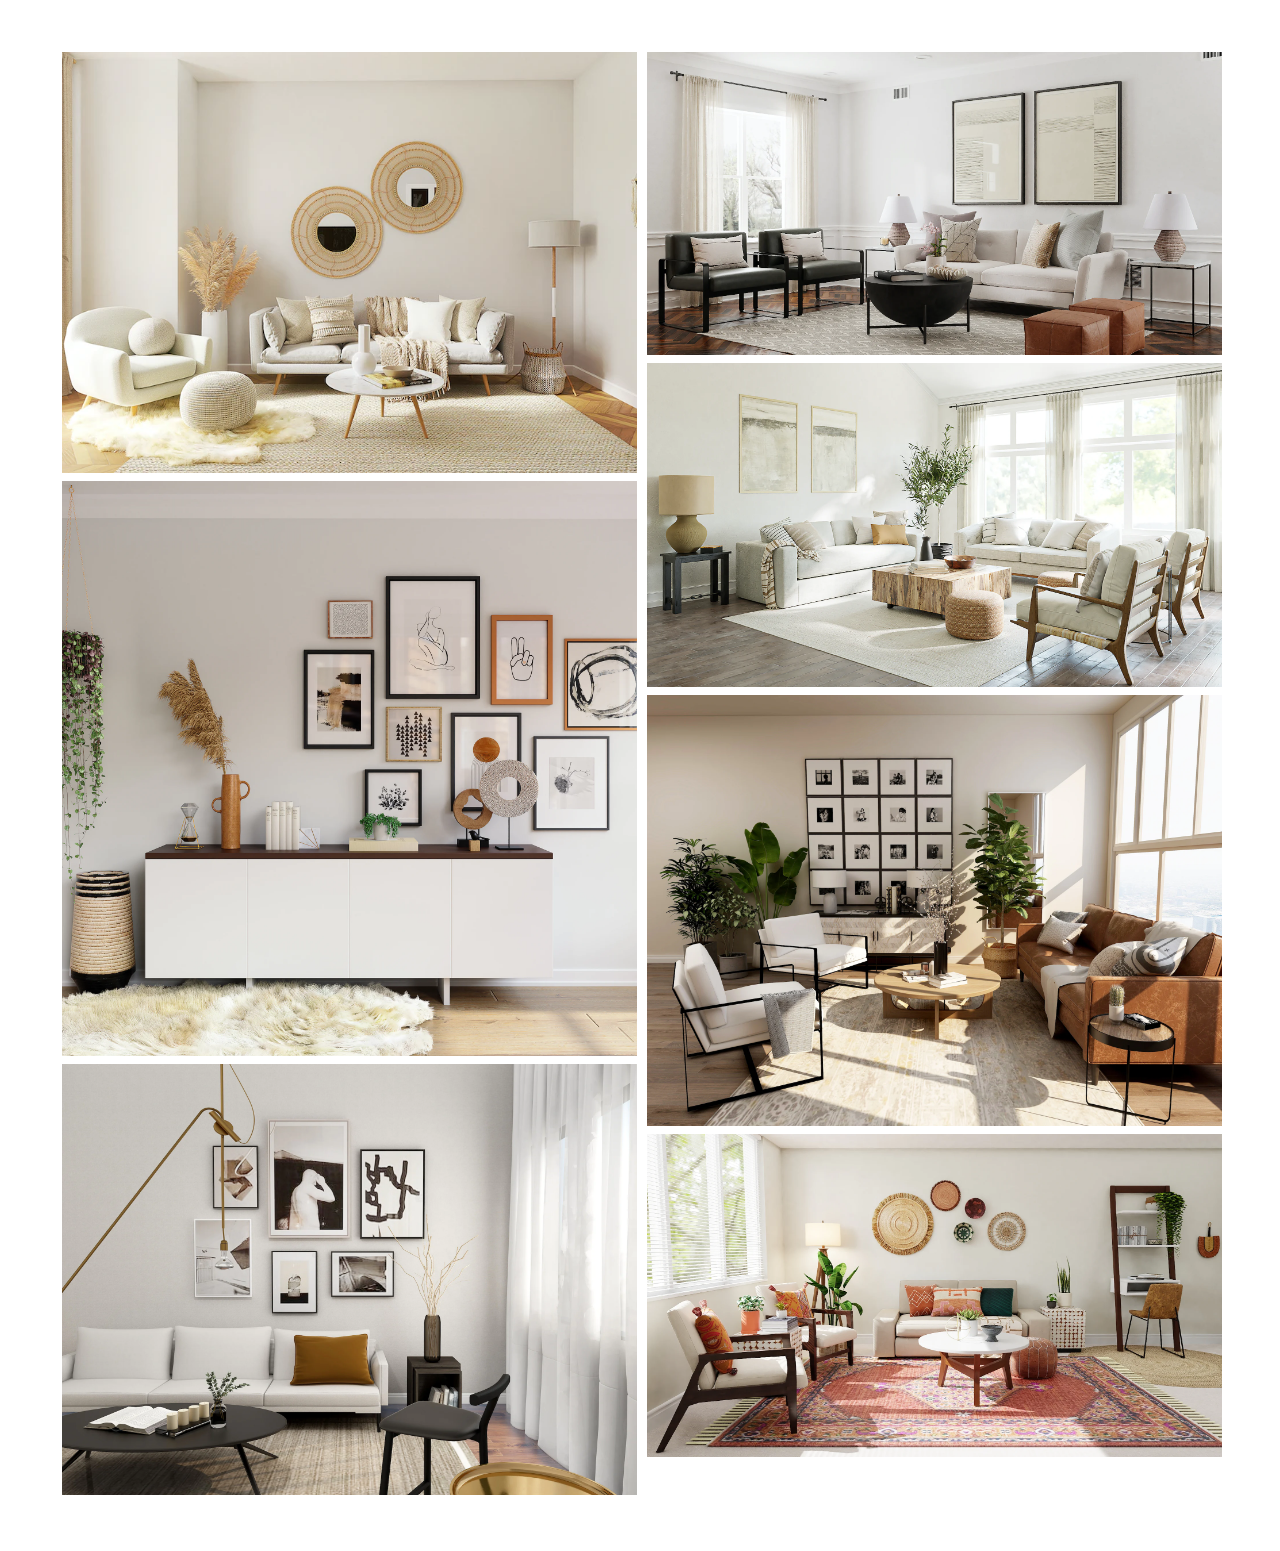
<file: modal-gallery-js/index.html>
<!DOCTYPE html>
<html lang="en">
  <head>
    <meta charset="UTF-8" />
    <meta http-equiv="X-UA-Compatible" content="IE=edge" />
    <meta name="viewport" content="width=device-width, initial-scale=1.0" />
    <title>Gallery</title>
    <link rel="stylesheet" href="./src/styles/styles.css" />
  </head>
  <body>
    <main class="container">
      <ul class="gallery">
        <li class="gallery-list">
          <img class="gallery-image" src="./src/images/1.webp" alt="1" />
          <img class="gallery-image" src="./src/images/2.webp" alt="2" />
          <img class="gallery-image" src="./src/images/3.webp" alt="3" />
        </li>
        <li class="gallery-list">
          <img class="gallery-image" src="./src/images/4.webp" alt="4" />
          <img class="gallery-image" src="./src/images/5.webp" alt="5" />
          <img class="gallery-image" src="./src/images/6.webp" alt="6" />
          <img class="gallery-image" src="./src/images/7.webp" alt="7" />
        </li>
      </ul>

      <div class="modal">
        <div class="modal-item">
          <img
            class="modal-close"
            src="./src/svg/close-boxed-svgrepo-com (1).svg"
            alt="close"
          />
        </div>
      </div>
    </main>

    <script src="./src/js/main.js"></script>
  </body>
</html>
</file>
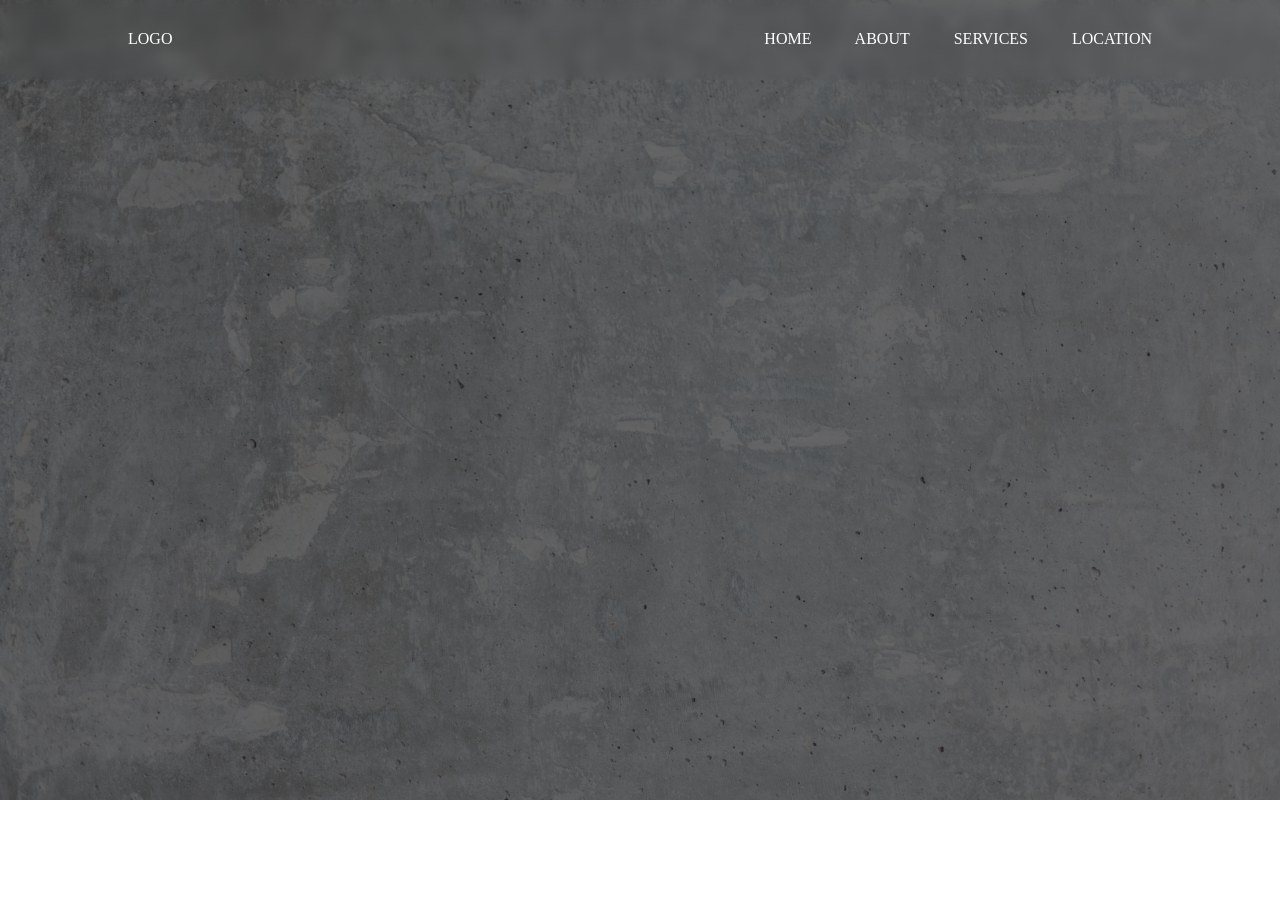
<file: navbar-html/index.html>
<!DOCTYPE html>
<html lang="en">
  <head>
    <meta charset="UTF-8" />
    <meta http-equiv="X-UA-Compatible" content="IE=edge" />
    <meta name="viewport" content="width=device-width, initial-scale=1.0" />
    <title>NavBar</title>
    <link rel="stylesheet" href="./src/css/styles.css" />
  </head>
  <body>
    <main class="bck-img">
      <div class="header-background">
        <header class="header container">
          <div class="logo-wrapper">
            <a class="logo" href="#">LOGO</a>
          </div>

          <nav class="nav">
            <a href="#">HOME</a>
            <a href="#">ABOUT</a>
            <a href="#">SERVICES</a>
            <a href="#">LOCATION</a>
          </nav>
        </header>
      </div>

      <!-- mob  -->

      <div class="mob-menu">
        <img class="mob-open" src="./src/svg/open.svg" alt="openSvg" />
        <div class="mob-wrapper close">
          <img src="./src/svg/close.svg" class="mob-close" alt="closeSvg" />
          <div class="mob-list">
            <a href="#" class="mob-list__item">LOGO</a>
            <a href="#" class="mob-list__item">HOME</a>
            <a href="#" class="mob-list__item">ABOUT</a>
            <a href="#" class="mob-list__item">SERVICES</a>
            <a href="#" class="mob-list__item">LOCATION</a>
          </div>
        </div>
      </div>
    </main>

    <script src="./src/js/menu.js"></script>
  </body>
</html>
</file>
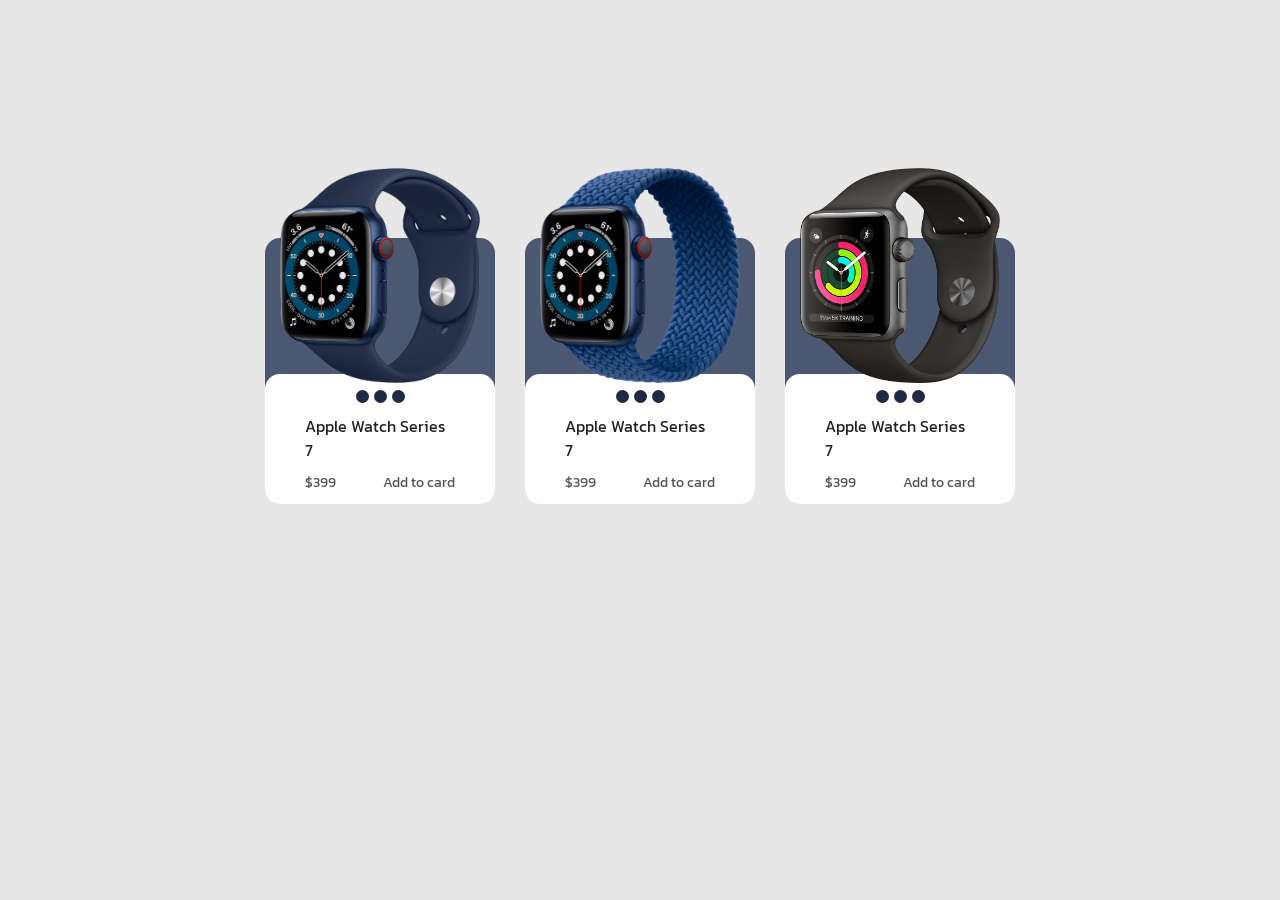
<file: product-cards-html/index.html>
<!DOCTYPE html>
<html lang="en">
  <head>
    <meta charset="UTF-8" />
    <meta http-equiv="X-UA-Compatible" content="IE=edge" />
    <meta name="viewport" content="width=device-width, initial-scale=1.0" />
    <title>Product Cards</title>

    <link rel="stylesheet" href="./src/styles/main.css" />

    <link rel="preconnect" href="https://fonts.googleapis.com" />
    <link rel="preconnect" href="https://fonts.gstatic.com" crossorigin />
    <link
      href="https://fonts.googleapis.com/css2?family=Kanit:wght@200;300;400&display=swap"
      rel="stylesheet"
    />
  </head>
  <body>
    <section class="cards-section">
      <div class="cards">
        <div class="card">
          <div class="card__top">
            <img src="./src/images/w1.png" alt="w1" />
          </div>
          <div class="card__bottom">
            <div class="bottom-colors">
              <svg height="13" width="13">
                <circle cx="6.5" cy="6.5" r="6.5" fill="#1e2a44" />
              </svg>
              <svg height="13" width="13">
                <circle cx="6.5" cy="6.5" r="6.5" fill="#1e2a44" />
              </svg>
              <svg height="13" width="13">
                <circle cx="6.5" cy="6.5" r="6.5" fill="#1e2a44" />
              </svg>
            </div>

            <div class="bottom-name">
              <p>Apple Watch Series 7</p>
            </div>

            <div class="bottom-price">
              <span>$399</span>
              <span>Add to card</span>
            </div>
          </div>
        </div>
        <div class="card">
          <div class="card__top">
            <img src="./src/images/w2.png" alt="w1" />
          </div>
          <div class="card__bottom">
            <div class="bottom-colors">
              <svg height="13" width="13">
                <circle cx="6.5" cy="6.5" r="6.5" fill="#1e2a44" />
              </svg>
              <svg height="13" width="13">
                <circle cx="6.5" cy="6.5" r="6.5" fill="#1e2a44" />
              </svg>
              <svg height="13" width="13">
                <circle cx="6.5" cy="6.5" r="6.5" fill="#1e2a44" />
              </svg>
            </div>

            <div class="bottom-name">
              <p>Apple Watch Series 7</p>
            </div>

            <div class="bottom-price">
              <span>$399</span>
              <span>Add to card</span>
            </div>
          </div>
        </div>
        <div class="card">
          <div class="card__top">
            <img src="./src/images/w3.png" alt="w1" />
          </div>
          <div class="card__bottom">
            <div class="bottom-colors">
              <svg height="13" width="13">
                <circle cx="6.5" cy="6.5" r="6.5" fill="#1e2a44" />
              </svg>
              <svg height="13" width="13">
                <circle cx="6.5" cy="6.5" r="6.5" fill="#1e2a44" />
              </svg>
              <svg height="13" width="13">
                <circle cx="6.5" cy="6.5" r="6.5" fill="#1e2a44" />
              </svg>
            </div>

            <div class="bottom-name">
              <p>Apple Watch Series 7</p>
            </div>

            <div class="bottom-price">
              <span>$399</span>
              <span>Add to card</span>
            </div>
          </div>
        </div>
      </div>
    </section>
  </body>
</html>
</file>
<file: modal-gallery-js/src/styles/styles.css>
ul {
  list-style-type: none;
}

html,
body,
h1,
h2,
h3,
h4,
h5,
h6,
p,
ul,
li,
div,
a {
  margin: 0;
  padding: 0;
}

* {
  box-sizing: border-box;
}

.container {
  max-width: 1200px;
  margin: 0 auto;
  padding: 0 20px;
}

.gallery {
  display: flex;
  flex-wrap: wrap;
  justify-content: center;
  gap: 10px;

  padding: 50px 0;
}

.gallery-list {
  flex-basis: calc((100% - 10px) / 2);
}

.gallery-image {
  width: 100%;
  height: auto;
  margin: 2px;

  cursor: pointer;
}

.modal {
  display: none;
  background-color: #00000078;
  position: fixed;
  z-index: 99;
  left: 0;
  top: 0;

  width: 100%;
  height: 100%;
}

.modal-item {
  position: absolute;
  top: 50%;
  left: 50%;
  transform: translate(-50%, -50%);

  max-width: 600px;
  max-height: 400px;
  width: 100%;
  height: 100%;
}

.modal-image {
  width: 100%;
  height: 100%;
  object-fit: cover;
}

.modal-close {
  width: 30px;
  height: 30px;

  position: absolute;

  right: 5px;
  top: 5px;

  cursor: pointer;
}

/* animation  */

.gallery-image:hover {
  transform: scale(1.01);
}

.gallery-image {
  transition: all 150ms ease-in-out;
}

.modal-image {
  transition: all 150ms ease-in-out;
}

@keyframes animation {
  from {
    opacity: 0.3;
  }
  to {
    opacity: 1;
  }
}

.modal-image {
  animation: animation 0.2s ease-in-out;
}

/* media  */

@media screen and (max-width: 620px) {
  .gallery-list {
    flex-basis: calc((100% - 10px) / 1);
  }

  .modal-item {
    max-width: 90%;
  }
}
</file>
<file: navbar-html/src/css/styles.css>
body,
html,
h1,
h2,
h3,
h4,
h5,
h6,
p,
div,
a {
  margin: 0;
  padding: 0;
}

a {
  text-decoration: none;
}

.bck-img {
  background-image: linear-gradient(
      rgba(0, 0, 0, 0.6) 100%,
      rgba(0, 0, 0, 0.6) 100%
    ),
    url("../img/background.jpg");

  background-color: rgb(34, 34, 34);
  background-size: cover;
  background-position: center;
  max-width: 2560px;
  height: 800px;
  margin: 0 auto;
}

.container {
  width: 80%;
  max-width: 1440px;
  margin: 0 auto;
}

.header {
  display: flex;
  justify-content: space-between;
  padding: 30px;
}

.nav > a {
  margin-right: 40px;
  color: white;

  transition: all 150ms ease-in-out;
}
.nav > a:last-child {
  margin-right: 0;
}

.nav > a:hover {
  color: rgb(179, 179, 179);
}

.logo {
  color: white;
  transition: all 150ms ease-in-out;
}
.logo:hover {
  color: rgb(179, 179, 179);
}

.header-background {
  backdrop-filter: blur(6px);
  height: 80px;
}

@media screen and (max-width: 767px) {
  .header,
  .header-background {
    display: none;
  }
}

/* mob version  */

.mob-open,
.mob-close {
  width: 30px;
  height: 30px;
}

.mob-open {
  position: fixed;
  right: 30px;
  top: 15px;
}

.mob-list {
  height: 100%;
  width: 35%;
  position: fixed;
  right: 0;

  display: flex;
  flex-direction: column;
  align-items: center;
  justify-content: center;
  gap: 45px;

  background-color: #2d2d2d;
}

.mob-list__item {
  color: white;
}

.mob-list__item:first-child {
  margin-bottom: 40px;
}

.mob-close {
  position: fixed;
  right: 30px;
  top: 15px;
  z-index: 5;
}

@media screen and (min-width: 768px) {
  .mob-menu {
    display: none;
  }
}

/* js */

.opened {
  opacity: 1;
  animation: openAnim 200ms ease-in-out;
}

.close {
  opacity: 0;
  animation: closeAnim 200ms ease-in-out;
}

/* animation  */

@keyframes openAnim {
  0% {
    opacity: 0;
  }
  100% {
    opacity: 1;
  }
}
@keyframes closeAnim {
  0% {
    opacity: 1;
  }
  100% {
    opacity: 0;
  }
}
</file>
<file: product-cards-html/src/styles/main.css>
* {
  font-family: "Kanit", sans-serif;
  box-sizing: border-box;
}

h1,
h2,
h3,
h4,
h5,
h6,
p,
div,
a,
main {
  margin: 0;
  padding: 0;
}

html {
  background-color: #e7e7e7;
}

.cards-section {
  max-width: 1440px;
  margin: 0 auto;
  padding-top: 150px;

  display: flex;
  justify-content: center;
  align-items: center;
}

.cards > .card {
  width: 230px;
  height: 265px;
  background-color: #4c5871;
  border-radius: 15px;
}

.cards {
  gap: 30px;
  display: flex;
  flex-wrap: wrap;
  justify-content: center;
}

.bottom-colors {
  display: flex;
  justify-content: center;
  align-items: center;
  gap: 5px;

  margin-top: 5px;
}

.bottom-name {
  padding: 0 40px;
}

.bottom-name > p {
  font-weight: 400;
  font-size: 16px;
  color: rgb(34, 34, 34);
}

.bottom-price {
  padding: 0 40px;
  display: flex;
  justify-content: space-between;
}

.bottom-price > span {
  font-weight: 400;
  font-size: 14px;
  color: rgb(84, 84, 84);
}

.bottom-price > span:last-child {
  cursor: pointer;
}

.card > .card__bottom {
  width: 100%;
  height: 130px;
  background-color: white;
  border-radius: 15px;

  position: absolute;
  bottom: -1px;
}

.cards > .card {
  position: relative;
  margin-top: 80px;
}

.card__top > img {
  width: 200px;
  height: 215px;
  position: absolute;

  left: 0;
  right: 0;

  margin-left: auto;
  margin-right: auto;

  bottom: 120px;
  z-index: 2;
}

.card__bottom {
  display: flex;
  justify-content: space-evenly;
  flex-direction: column;

  transition: all 200ms ease-in-out;
}

.card:hover > .card__bottom {
  bottom: 2px;
}
</file>
